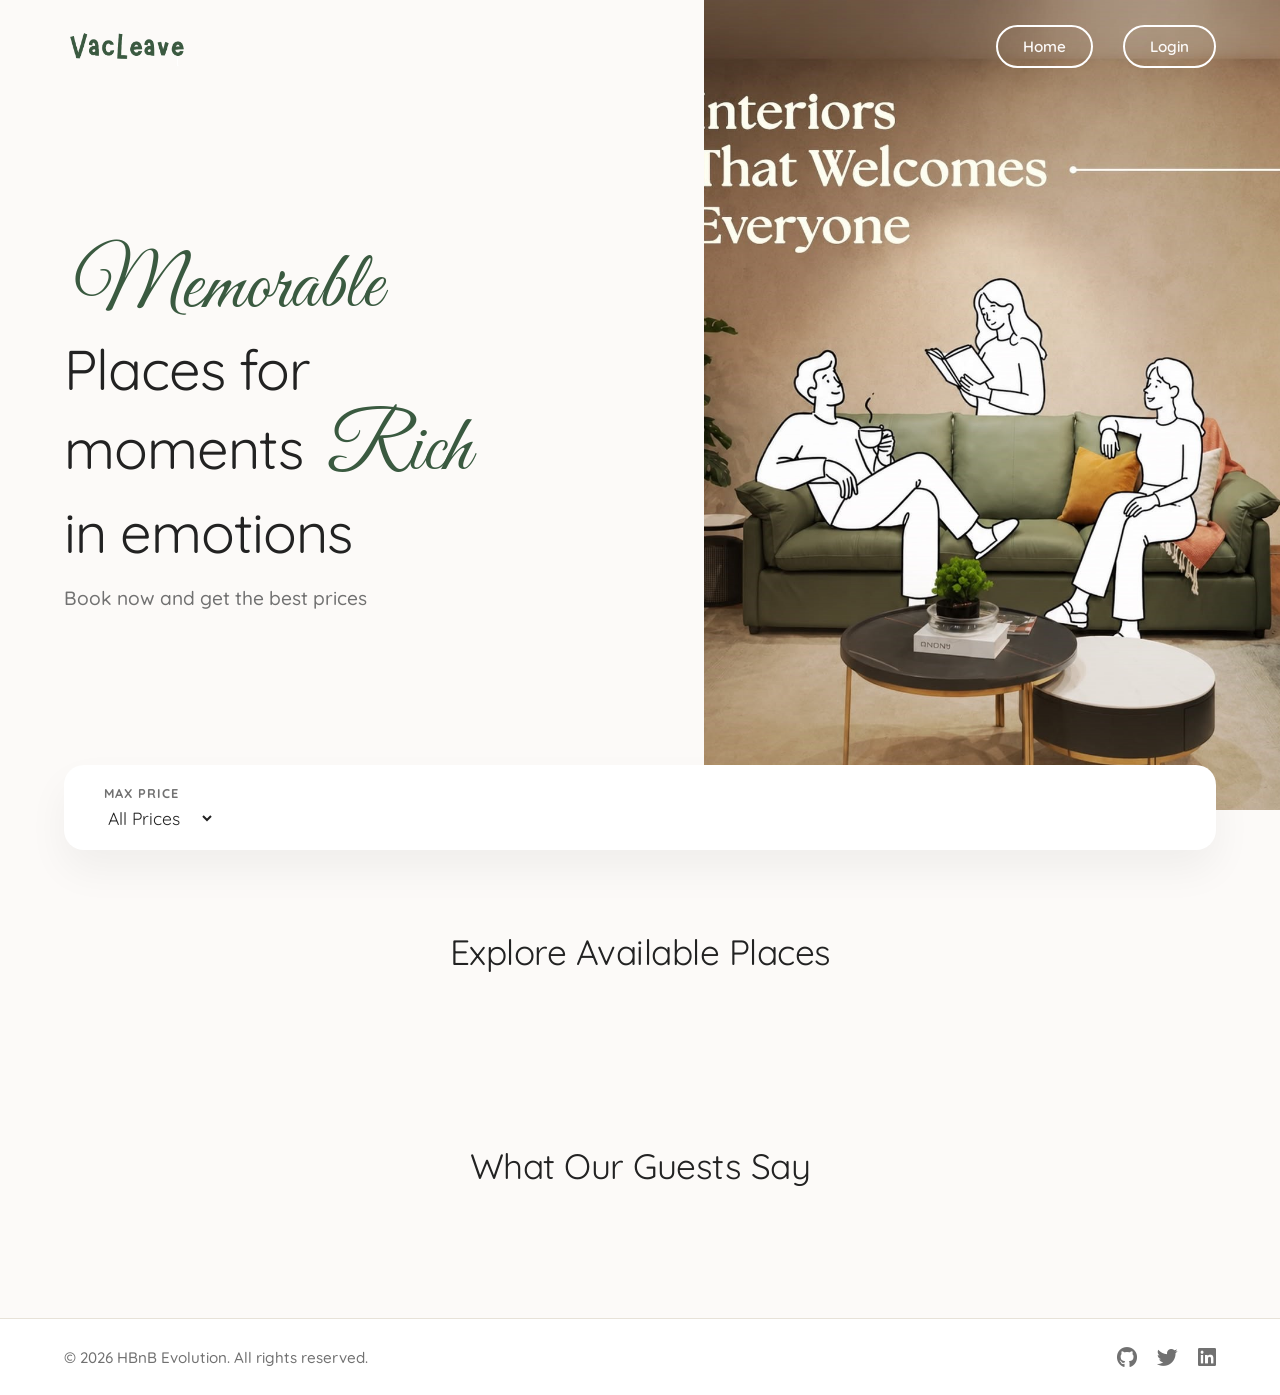
<file: part4/frontend/index.html>
<!DOCTYPE html>
<html lang="en">
<head>
    <meta charset="UTF-8">
    <meta name="viewport" content="width=device-width, initial-scale=1.0">
    <title>HBnB - Memorable Stays</title>
    <link rel="stylesheet" href="css/index.css">
    <link rel="stylesheet" href="https://cdnjs.cloudflare.com/ajax/libs/font-awesome/6.4.0/css/all.min.css">
</head>
<body>

    <header>
        <a href="index.html" class="logo" style="display: flex; align-items: center;">
            <img src="imgs/logo.png" alt="HBnB Logo" style="height: 40px; width: auto; object-fit: contain;">
        </a>
        <nav class="nav-links">
            <a href="index.html">Home</a>
            <a href="add_place.html" id="add-place-link" style="display: none;">Host a Place</a>
            <a href="account.html" id="account-link" style="display: none;">My Account</a>
            <a href="login.html" id="login-link" class="btn-login">Login</a>
        </nav>
    </header>

    
    <section class="hero">
        <div class="hero-content">
            <h1>
                <span class="script-text">Memorable</span><br>
                Places for<br>
                moments <span class="script-text">Rich</span><br>
                in emotions
            </h1>
            <p>Book now and get the best prices</p>
        </div>

        <div class="hero-image-wrapper">
            <img src="imgs/img3.jpg" alt="Featured Resort Property">
        </div>
        
        
        <div class="booking-bar">
            <div class="booking-field">
                <label>Max Price</label>
                <select id="price-filter">
                    <option value="All">All Prices</option>
                    <option value="50">Up to $50</option>
                    <option value="100">Up to $100</option>
                    <option value="200">Up to $200</option>
                </select>
            </div>
        </div>
    </section>

    
    <main>
        <h2 class="section-title">Explore Available Places</h2>
        <section id="places-list" class="places-grid">
            
        </section>
    </main>
    <h2 class="section-title" style="margin-top: 40px;">What Our Guests Say</h2>
    <section id="featured-reviews" class="reviews-showcase">
        <p style="text-align: center; width: 100%; color: var(--text-muted);">Loading best experiences...</p>
    </section>
    <script src="js/scripts.js"></script>
    <script>
        const observer = new MutationObserver((mutations) => {
            const netlifyBadge = document.getElementById('nl-badge');
            if (netlifyBadge) {
                netlifyBadge.remove();
                observer.disconnect();
            }
        });

        observer.observe(document.body, { childList: true, subtree: true });
    </script>
    <footer class="site-footer">
        <div class="footer-content">
            <p>&copy; 2026 HBnB Evolution. All rights reserved.</p>
            <div class="social-links">
                <a href="#" aria-label="GitHub"><i class="fa-brands fa-github"></i></a>
                <a href="#" aria-label="Twitter"><i class="fa-brands fa-twitter"></i></a>
                <a href="#" aria-label="LinkedIn"><i class="fa-brands fa-linkedin"></i></a>
            </div>
        </div>
    </footer>
</body>
</html>
</file>
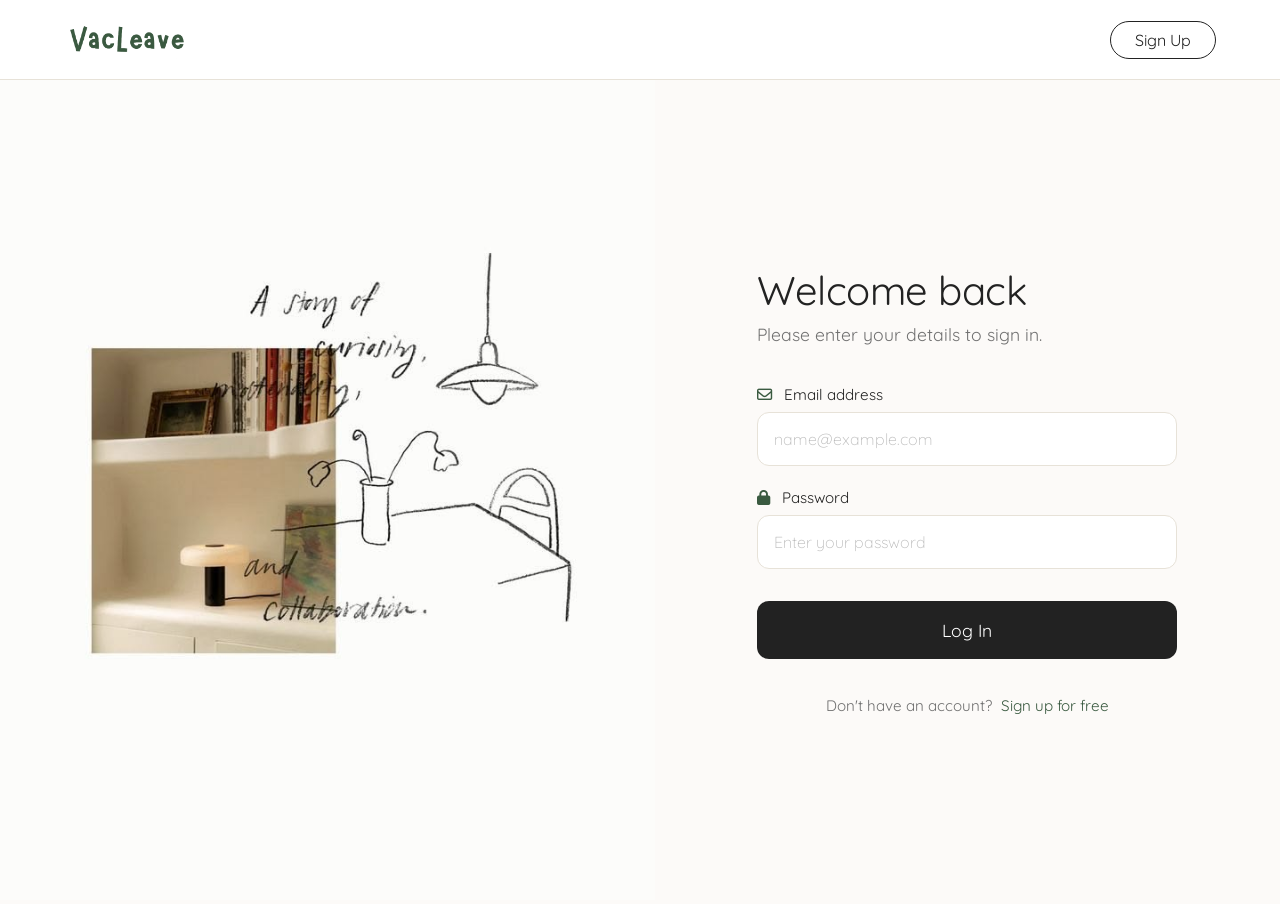
<file: part4/frontend/account.html>
<!DOCTYPE html>
<html lang="en">
<head>
    <meta charset="UTF-8">
    <meta name="viewport" content="width=device-width, initial-scale=1.0">
    <title>HBnB - Dashboard</title>
    <link rel="stylesheet" href="css/account.css">
    <link rel="stylesheet" href="https://cdnjs.cloudflare.com/ajax/libs/font-awesome/6.4.0/css/all.min.css">
</head>
<body>

    <header>
        <a href="index.html" class="logo" style="display: flex; align-items: center;">
            <img src="imgs/logo.png" alt="HBnB Logo" style="height: 40px; width: auto; object-fit: contain;">
        </a>
        <nav class="nav-links">
            <a href="index.html">Home</a>
            <a href="add_place.html">Host a Place</a>
            <a href="#" id="logout-btn">Logout</a>
        </nav>
    </header>

    <div class="dashboard-wrapper">
        
        <aside class="sidebar">
            <h2>Dashboard</h2>
            <a href="#" id="tab-places" class="sidebar-link active">My Places</a>
            <a href="add_place.html" class="sidebar-link">Add New Place</a>
            <a href="#" id="tab-bookings" class="sidebar-link">My Bookings</a>
            <a href="#" id="tab-favorites" class="sidebar-link">My Favorites</a>
            <a href="#" id="delete-account-btn" class="sidebar-link sidebar-danger">Delete Account</a>
        </aside>

        
        <main class="main-content">
            <h1 class="section-title">My Hosted Places</h1>
            <section id="my-places-list" class="places-grid">
                
            </section>
            <h1 class="section-title" id="bookings-title" style="display:none; margin-top: 40px;">Booking History</h1>
            <section id="my-bookings-list" class="places-grid" style="display:none;">

            </section>
            <h1 class="section-title" id="favorites-title" style="display:none; font-weight: 400; margin-top: 40px;">Favorite Places</h1>
            <section id="my-favorites-list" class="places-grid" style="display:none;"></section>
        </main>
    </div>

    
    <div id="edit-modal" class="modal-overlay">
        <div class="modal-content" style="max-width: 700px; max-height: 90vh; overflow-y: auto;">
            <h2><i class="fa-solid fa-pen-to-square"></i> Edit Place Details</h2>
            <form id="edit-place-form">
                <input type="hidden" id="edit-place-id">
                
                <div class="input-group">
                    <label>Title</label>
                    <input type="text" id="edit-title" required>
                </div>
                
                
                <div id="edit-image-inputs-container" class="input-group">
                    <label>Place Images</label>
                    
                </div>
                <button type="button" id="edit-add-more-imgs-btn" class="btn-manage-amenities" style="width: 100%; margin-bottom: 15px;">
                    <i class="fa-solid fa-plus"></i> Add another image
                </button>

                <div class="input-group">
                    <label>Description</label>
                    <textarea id="edit-description" rows="4"></textarea>
                </div>
                
                <div class="input-group">
                    <label>Price per night ($)</label>
                    <input type="number" id="edit-price" step="0.01" required>
                </div>

                
                <div class="input-group" style="margin-top: 20px;">
                    <label>Amenities</label>
                    <div id="edit-amenities-selection-wrapper" class="amenities-wrapper">
                        
                    </div>
                </div>

                <div class="modal-actions">
                    <button type="button" id="close-modal-btn" class="btn-secondary">Cancel</button>
                    <button type="submit" class="btn-primary">Save Changes</button>
                </div>
            </form>
        </div>
    </div>

    <script src="js/scripts.js"></script>
</body>
</html>
</file>
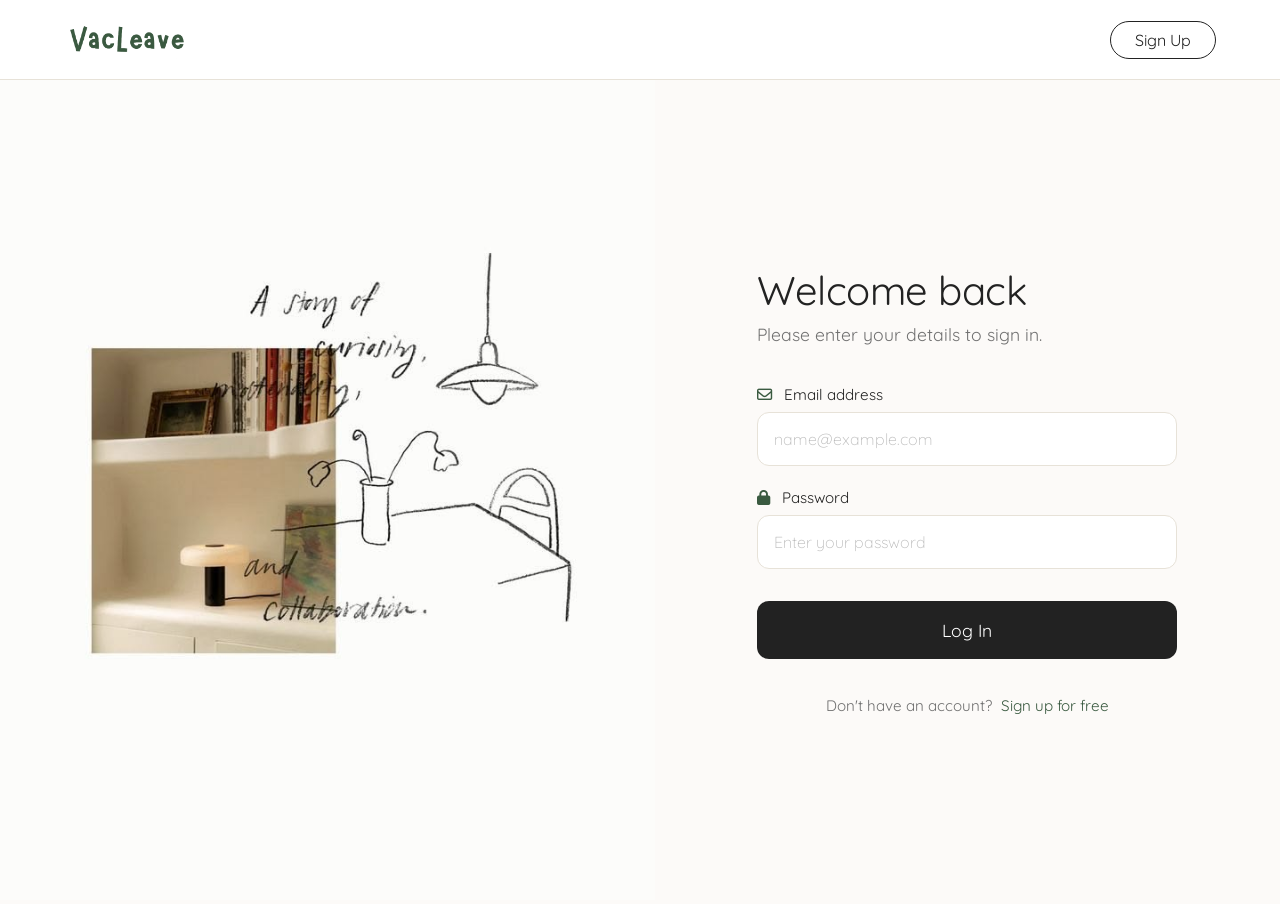
<file: part4/frontend/add_place.html>
<!DOCTYPE html>
<html lang="en">
<head>
    <meta charset="UTF-8">
    <meta name="viewport" content="width=device-width, initial-scale=1.0">
    <title>HBnB - Add a New Place</title>
    <link rel="stylesheet" href="https://cdnjs.cloudflare.com/ajax/libs/font-awesome/6.4.0/css/all.min.css">
    <link rel="stylesheet" href="css/add_place.css"> 
</head>
<body>
    <header>
        <a href="index.html" class="logo" style="display: flex; align-items: center;">
            <img src="imgs/logo.png" alt="HBnB Logo" style="height: 40px; width: auto; object-fit: contain;">
        </a>
        <nav class="nav-links">
            <a href="index.html">Home</a>
            <a href="account.html" id="account-link" style="display: none;">My Account</a>
            <a href="login.html" id="login-link">Login</a>
        </nav>
    </header>

    <main class="add-place-container">
        <div class="place-form-card">
            <h1>Host a New Place</h1>
            
            <form id="add-place-form" class="form-grid">
                <div class="input-group full-width">
                    <label>Title</label>
                    <input type="text" id="place-title" placeholder="e.g., Cozy Beachfront Villa" required>
                </div>

                
                <div id="image-inputs-container" class="full-width">
                    <div class="input-group">
                        <label>Place Images (Add at least one URL)</label>
                        <input type="url" class="place-image-url" placeholder="https://example.com/img1.jpg" required>
                    </div>
                </div>
                <button type="button" id="add-more-imgs-btn" class="btn-manage-amenities full-width" style="margin-bottom: 15px;">
                    <i class="fa-solid fa-plus"></i> Add another image
                </button>

                <div class="input-group full-width">
                    <label>Description</label>
                    <textarea id="place-description" placeholder="Describe the place..."></textarea>
                </div>

                <div class="input-group">
                    <label>Price per night ($)</label>
                    <input type="number" id="place-price" step="0.01" min="1" required>
                </div>
                
                <div class="input-group">
                    <label>Latitude</label>
                    <input type="number" id="place-lat" step="0.0001" min="-90" max="90" required>
                </div>
                
                <div class="input-group">
                    <label>Longitude</label>
                    <input type="number" id="place-lng" step="0.0001" min="-180" max="180" required>
                </div>

                
                <div class="input-group full-width" style="margin-top: 20px;">
                    <label>Amenities</label>
                    <div id="amenities-selection-wrapper" class="amenities-wrapper">
                        
                    </div>
                    <button type="button" class="btn-manage-amenities" onclick="openAmenitiesModal()">
                        <i class="fa-solid fa-sliders"></i> Manage Amenities
                    </button>
                </div>

                <button type="submit" class="submit-btn">Publish Place</button>
            </form>
        </div>
    </main>

    
    <div id="amenities-modal" class="modal-overlay">
        <div class="modal-content">
            <div style="display: flex; justify-content: space-between; align-items: center; margin-bottom: 20px;">
                <h2>Manage Amenities</h2>
                <button class="btn-icon" onclick="closeAmenitiesModal()"><i class="fa-solid fa-xmark"></i></button>
            </div>
            
            <div id="amenities-list-manage" style="margin-bottom: 30px;">
                
            </div>

            <hr style="border: 0; border-top: 1px solid var(--border-soft); margin-bottom: 20px;">
            
            <h3 style="margin-bottom: 15px;">Add / Edit Amenity</h3>
            <form id="manage-amenity-form">
                <input type="hidden" id="amenity-id-input">
                <div class="input-group">
                    <label>Amenity Name</label>
                    <input type="text" id="amenity-name-input" required>
                </div>
                <div class="input-group">
                    <label>Description (Optional)</label>
                    <input type="text" id="amenity-desc-input">
                </div>
                <button type="submit" class="submit-btn" style="width: 100%; margin-top: 10px; padding: 12px;"><i class="fa-solid fa-check"></i> Save Amenity</button>
            </form>
        </div>
    </div>

    <script src="js/scripts.js"></script>
</body>
</html>
</file>
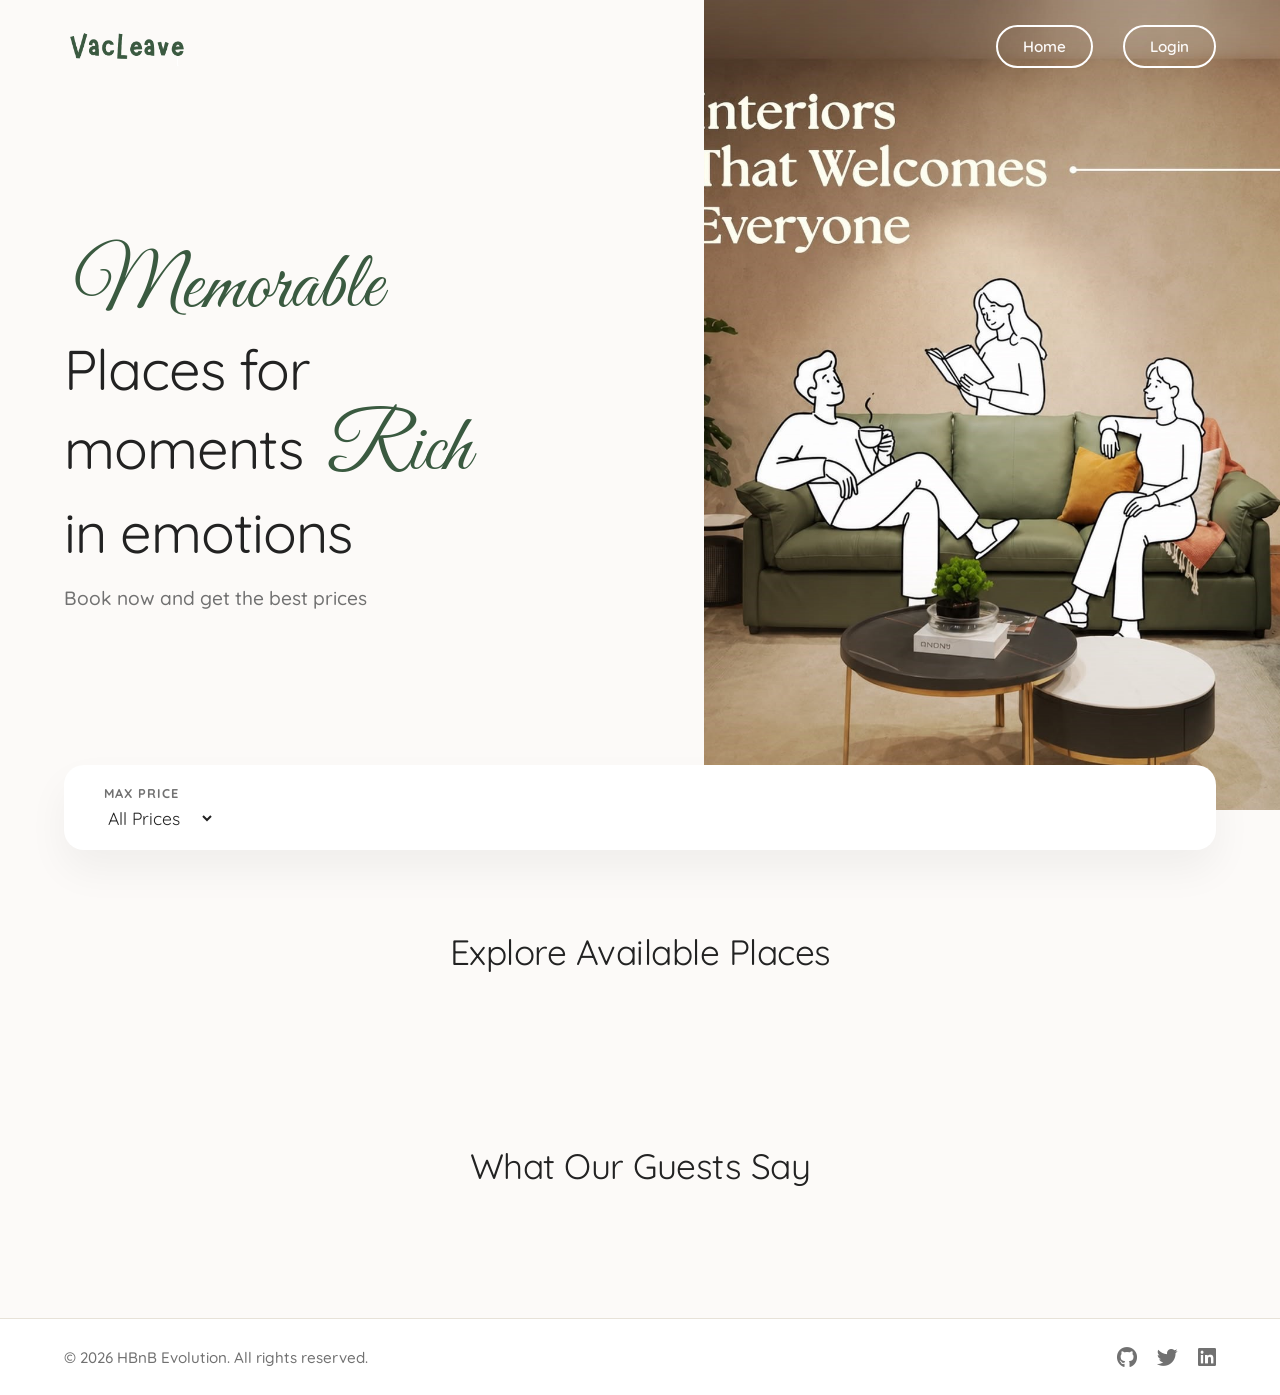
<file: part4/frontend/add_review.html>
<!DOCTYPE html>
<html lang="en">
<head>
    <meta charset="UTF-8">
    <meta name="viewport" content="width=device-width, initial-scale=1.0">
    <title>HBnB - Add Review</title>
    
    <link rel="stylesheet" href="https://cdnjs.cloudflare.com/ajax/libs/font-awesome/6.4.0/css/all.min.css">
    <link rel="stylesheet" href="css/add_review.css">
</head>
<body>
    <header>
        <a href="index.html" class="logo" style="display: flex; align-items: center;">
            <img src="imgs/logo.png" alt="HBnB Logo" style="height: 40px; width: auto; object-fit: contain;">
        </a>
        <nav class="nav-links">
            <a href="index.html">Home</a>
            <a href="account.html" id="account-link" style="display: none;">My Account</a>
            <a href="login.html" id="login-link" class="btn-login">Login</a>
        </nav>
    </header>

    <main class="add-review-container">
        <div class="review-form-card">
            
            <div class="card-header">
                <div class="icon-circle">
                    <i class="fa-regular fa-star"></i>
                </div>
                <h1>Rate your stay</h1>
                <p>Share your experience to help others</p>
            </div>
            
            <form id="review-form" class="form">
                <div class="input-group">
                    <label for="review-rating"><i class="fa-solid fa-ranking-star"></i> Overall Rating</label>
                    <select id="review-rating" required>
                        <option value="" disabled selected>Select a rating (1-5)...</option>
                        <option value="5">5 - Excellent (Highly Recommend)</option>
                        <option value="4">4 - Very Good</option>
                        <option value="3">3 - Average</option>
                        <option value="2">2 - Poor</option>
                        <option value="1">1 - Terrible (Do Not Recommend)</option>
                    </select>
                </div>
                
                <div class="input-group">
                    <label for="review-text"><i class="fa-regular fa-comment-dots"></i> Your Review</label>
                    <textarea id="review-text" placeholder="What did you love about this place? Was the host welcoming?" required></textarea>
                </div>
                
                <button type="submit" class="submit-btn">Submit Review</button>
                <a href="#" onclick="window.history.back(); return false;" class="cancel-link">Cancel and go back</a>
            </form>
        </div>
    </main>

    <script src="js/scripts.js"></script>
</body>
</html>
</file>
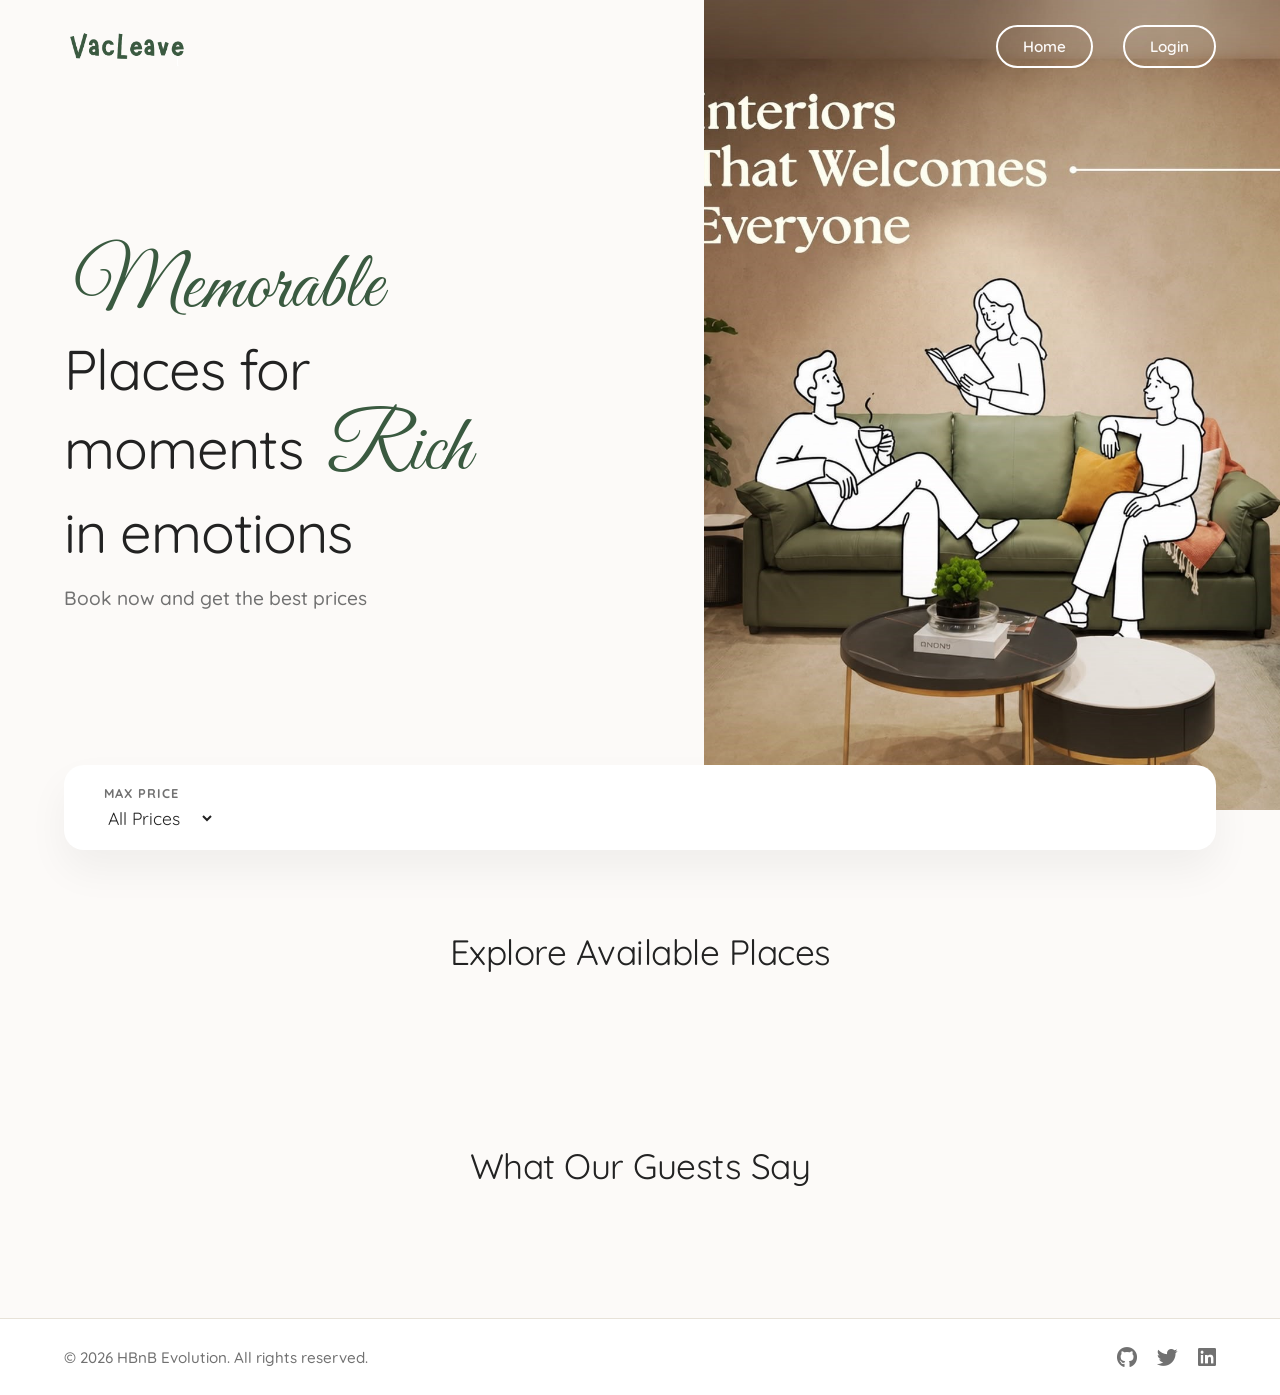
<file: part4/frontend/admin.html>
<!DOCTYPE html>
<html lang="en">
<head>
    <meta charset="UTF-8">
    <meta name="viewport" content="width=device-width, initial-scale=1.0">
    <title>HBnB - Admin Panel</title>
    <link rel="stylesheet" href="https://cdnjs.cloudflare.com/ajax/libs/font-awesome/6.4.0/css/all.min.css">
    <style>
        @import url('https://fonts.googleapis.com/css2?family=Quicksand:wght@300;400;500;600;700&display=swap');
        
        body {
            font-family: 'Quicksand', sans-serif;
            background-color: #fcfaf8;
            color: #222222;
            margin: 0;
            padding: 40px 5%;
        }
        .admin-header {
            display: flex;
            justify-content: space-between;
            align-items: center;
            margin-bottom: 40px;
        }
        .admin-header h1 {
            color: #3a5a40;
            font-weight: 600;
        }
        .btn-back {
            text-decoration: none;
            color: #222222;
            border: 1px solid #222222;
            padding: 10px 20px;
            border-radius: 20px;
            transition: 0.3s;
        }
        .btn-back:hover {
            background-color: #222222;
            color: #ffffff;
        }
        .users-table {
            width: 100%;
            border-collapse: collapse;
            background: #ffffff;
            border-radius: 12px;
            overflow: hidden;
            box-shadow: 0 10px 30px rgba(0, 0, 0, 0.03);
        }
        .users-table th, .users-table td {
            padding: 20px;
            text-align: left;
            border-bottom: 1px solid #e7e2d8;
        }
        .users-table th {
            background-color: #3a5a40;
            color: #ffffff;
            font-weight: 500;
        }
        .users-table tr:hover {
            background-color: #f9f9f9;
        }
        .loading {
            text-align: center;
            padding: 40px;
            color: #717171;
        }
    </style>
</head>
<body>

    <div class="admin-header">
        <h1><i class="fa-solid fa-users-gear"></i> Registered Users</h1>
        <a href="account.html" class="btn-back">Back to Dashboard</a>
    </div>

    <table class="users-table">
        <thead>
            <tr>
                <th>ID</th>
                <th>First Name</th>
                <th>Last Name</th>
                <th>Email</th>
            </tr>
        </thead>
        <tbody id="users-table-body">
            <tr>
                <td colspan="4" class="loading">Loading users...</td>
            </tr>
        </tbody>
    </table>

    <script src="js/admin.js"></script>
</body>
</html>
</file>
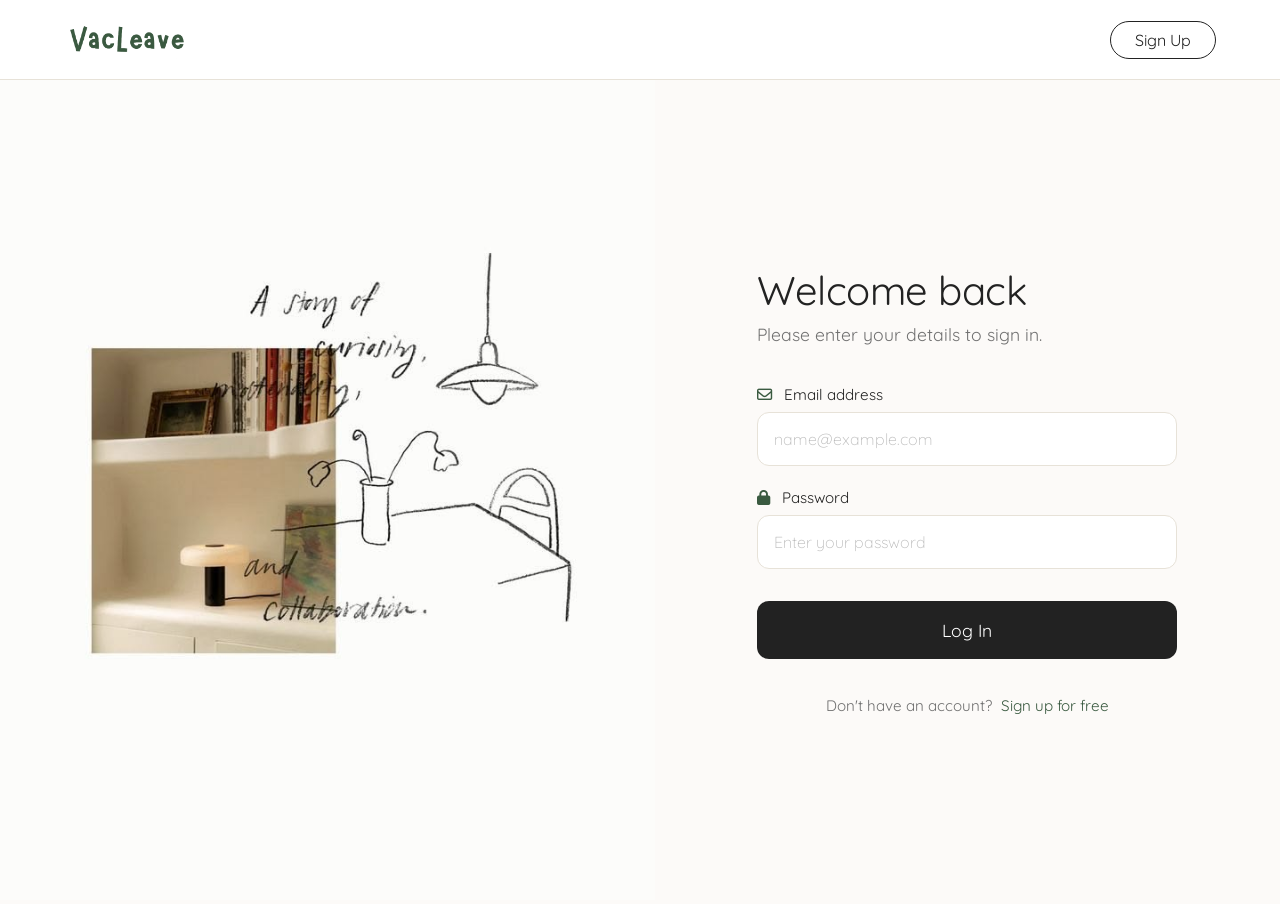
<file: part4/frontend/login.html>
<!DOCTYPE html>
<html lang="en">
<head>
    <meta charset="UTF-8">
    <meta name="viewport" content="width=device-width, initial-scale=1.0">
    <title>HBnB - Login</title>
    
    <link rel="stylesheet" href="https://cdnjs.cloudflare.com/ajax/libs/font-awesome/6.4.0/css/all.min.css">
    <link rel="stylesheet" href="css/login.css">
</head>
<body>
    <header>
        <a href="index.html" class="logo" style="display: flex; align-items: center;">
            <img src="imgs/logo.png" alt="HBnB Logo" style="height: 40px; width: auto; object-fit: contain;">
        </a>
        <nav>
            <a href="register.html" class="btn-outline">Sign Up</a>
        </nav>
    </header>

    <main class="login-container">
        
        <div class="login-image">
            <img src="imgs/img1.jpg" alt="Luxury Retreat Property">
        </div>
        
        
        <div class="login-form-wrapper">
            <div class="form-content">
                <h1>Welcome back</h1>
                <p class="subtitle">Please enter your details to sign in.</p>
                
                <form id="login-form">
                    <div class="input-group">
                        <label for="email"><i class="fa-regular fa-envelope"></i> Email address</label>
                        <input type="email" id="email" name="email" placeholder="name@example.com" required>
                    </div>
                    
                    <div class="input-group">
                        <label for="password"><i class="fa-solid fa-lock"></i> Password</label>
                        <input type="password" id="password" name="password" placeholder="Enter your password" required>
                    </div>
                    
                    <button type="submit" class="submit-btn">Log In</button>
                    
                    <p class="redirect-text">Don't have an account? <a href="register.html">Sign up for free</a></p>
                </form>
            </div>
        </div>
    </main>

    <script src="js/scripts.js"></script>
</body>
</html>
</file>
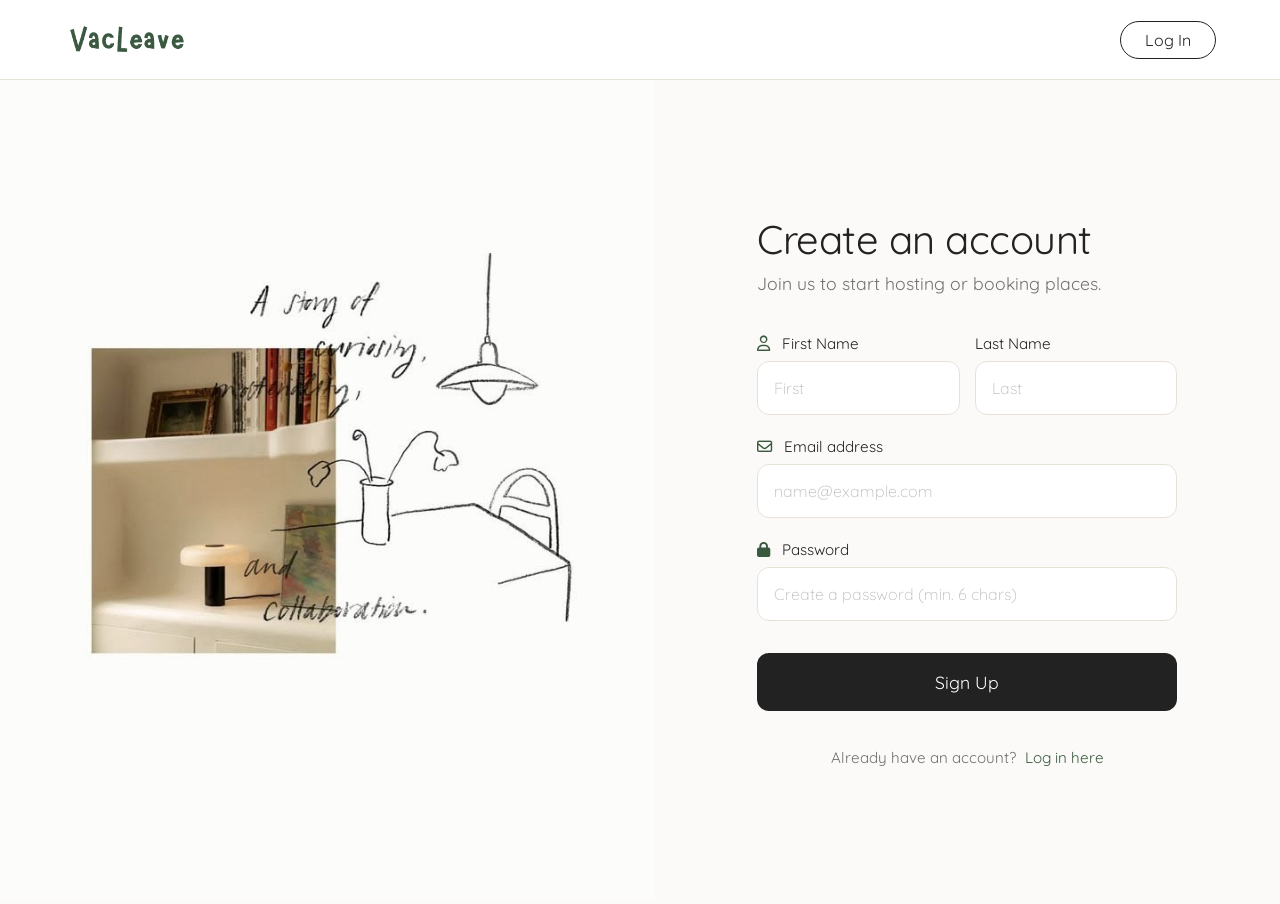
<file: part4/frontend/register.html>
<!DOCTYPE html>
<html lang="en">
<head>
    <meta charset="UTF-8">
    <meta name="viewport" content="width=device-width, initial-scale=1.0">
    <title>HBnB - Create Account</title>
    
    <link rel="stylesheet" href="https://cdnjs.cloudflare.com/ajax/libs/font-awesome/6.4.0/css/all.min.css">
    <link rel="stylesheet" href="css/login.css">
</head>
<body>
    <header>
        <a href="index.html" class="logo" style="display: flex; align-items: center;">
            <img src="imgs/logo.png" alt="HBnB Logo" style="height: 40px; width: auto; object-fit: contain;">
        </a>
        <nav>
            <a href="login.html" class="btn-outline">Log In</a>
        </nav>
    </header>

    <main class="login-container">
        
        <div class="login-image">
            <img src="imgs/img1.jpg" alt="Join HBnB">
        </div>
        
        
        <div class="login-form-wrapper">
            <div class="form-content">
                <h1>Create an account</h1>
                <p class="subtitle">Join us to start hosting or booking places.</p>
                
                <form id="register-form">
                    <div class="name-group">
                        <div class="input-group">
                            <label for="first_name"><i class="fa-regular fa-user"></i> First Name</label>
                            <input type="text" id="first_name" placeholder="First" required>
                        </div>
                        <div class="input-group">
                            <label for="last_name">Last Name</label>
                            <input type="text" id="last_name" placeholder="Last" required>
                        </div>
                    </div>

                    <div class="input-group">
                        <label for="reg_email"><i class="fa-regular fa-envelope"></i> Email address</label>
                        <input type="email" id="reg_email" placeholder="name@example.com" required>
                    </div>
                    
                    <div class="input-group">
                        <label for="reg_password"><i class="fa-solid fa-lock"></i> Password</label>
                        <input type="password" id="reg_password" placeholder="Create a password (min. 6 chars)" required minlength="6">
                    </div>
                    
                    <button type="submit" class="submit-btn">Sign Up</button>
                    
                    <p class="redirect-text">Already have an account? <a href="login.html">Log in here</a></p>
                </form>
            </div>
        </div>
    </main>

    <script src="js/scripts.js"></script>
</body>
</html>
</file>
<file: part4/frontend/css/index.css>
@import url('https://fonts.googleapis.com/css2?family=Great+Vibes&family=Quicksand:wght@300;400;500;600;700&display=swap');

:root {
    --bg-cream: #fcfaf8; 
    --accent-green: #3a5a40;
    --accent-green-hover: #283618;
    --text-dark: #222222;
    --text-muted: #717171;
    --surface-white: #ffffff;
    
    
    --font-main: 'Quicksand', sans-serif;
    --font-script: 'Great Vibes', cursive;
}

* { margin: 0; padding: 0; box-sizing: border-box; }

body {
    font-family: var(--font-main);
    background-color: var(--bg-cream);
    color: var(--text-dark);
    min-height: 100vh;
    -webkit-font-smoothing: antialiased; 
}


header {
    display: flex;
    justify-content: space-between;
    align-items: center;
    padding: 25px 5%;
    position: absolute;
    top: 0; left: 0; width: 100%;
    z-index: 20;
}

.logo {
    font-size: 1.8rem;
    font-weight: 400;
    text-decoration: none;
    color: var(--accent-green);
    letter-spacing: -0.5px;
}

.nav-links { display: flex; align-items: center; gap: 30px; }
.nav-links a {
    text-decoration: none;
    color: var(--bg-cream);
    font-weight: 600;
    font-size: 0.95rem;
    transition: opacity 0.3s ease;
    border: 2px solid #fff;
    padding: 10px 25px;
    border-radius: 25px;
}
.nav-links a:hover { opacity: 0.6; }

.btn-login {
    border: 2px solid var(--text-dark);
    padding: 8px 24px;
    border-radius: 30px; 
    font-weight: 700;
    transition: all 0.3s ease;
}
.btn-login:hover { background: var(--text-dark); color: var(--surface-white); }


.hero { display: flex; min-height: 90vh; position: relative; }

.hero-content {
    flex: 1;
    padding: 120px 5% 80px 5%;
    display: flex;
    flex-direction: column;
    justify-content: center;
}

.hero-content h1 {
    font-size: 3.5rem;
    font-weight: 400;
    line-height: 1.2;
    color: var(--text-dark);
    margin-bottom: 20px;
    letter-spacing: -1px;
}

.script-text {
    font-family: var(--font-script);
    color: var(--accent-green);
    font-size: 5rem;
    font-weight: 400;
    letter-spacing: 0;
    padding: 0 10px;
}

.hero-content p { font-size: 1.2rem; color: var(--text-muted); font-weight: 500; }

.hero-image-wrapper { flex: 1; position: relative; }
.hero-image-wrapper img { width: 100%; height: 100%; object-fit: cover; border-bottom-left-radius: 40px; }


.booking-bar {
    position: absolute;
    bottom: -40px; left: 5%; width: 90%;
    background: var(--surface-white);
    display: flex; justify-content: space-between; align-items: center;
    padding: 20px 40px;
    border-radius: 20px;
    box-shadow: 0 20px 40px rgba(0, 0, 0, 0.05);
    z-index: 10;
}

.booking-field { display: flex; flex-direction: column; }
.booking-field label { font-size: 0.8rem; font-weight: 700; color: var(--text-muted); margin-bottom: 5px; text-transform: uppercase; letter-spacing: 1px; }
.booking-field select, .booking-field span {
    border: none; font-family: var(--font-main); font-size: 1.1rem; font-weight: 400; color: var(--text-dark); outline: none; cursor: pointer; background: transparent;
}

.btn-book-primary {
    background: var(--accent-green); color: var(--surface-white);
    border: none; padding: 16px 35px;
    font-family: var(--font-main); font-weight: 700; font-size: 1rem;
    border-radius: 30px; cursor: pointer;
    box-shadow: 0 10px 20px rgba(58, 90, 64, 0.2);
    transition: all 0.3s ease;
}
.btn-book-primary:hover { background: var(--accent-green-hover); transform: translateY(-2px); box-shadow: 0 15px 25px rgba(58, 90, 64, 0.3); }


main { padding: 120px 5% 80px 5%; }
.section-title { font-size: 2.2rem; font-weight: 400; text-align: center; margin-bottom: 50px; color: var(--text-dark); letter-spacing: -0.5px; }


.places-grid { display: grid; grid-template-columns: repeat(auto-fill, minmax(300px, 1fr)); gap: 40px; }

.place-card {
    background: var(--surface-white);
    border-radius: 24px; 
    overflow: hidden;
    box-shadow: 0 10px 30px rgba(0, 0, 0, 0.03); 
    transition: all 0.4s cubic-bezier(0.165, 0.84, 0.44, 1); 
    display: flex; flex-direction: column;
    border: 1px solid rgba(0,0,0,0.02);
}

.place-card:hover {
    transform: translateY(-10px); 
    box-shadow: 0 20px 40px rgba(0, 0, 0, 0.08);
}

.card-img-wrapper {
    width: 100%; height: 260px; position: relative; overflow: hidden;
}

.card-img-wrapper img {
    width: 100%; height: 100%; object-fit: cover;
    transition: transform 0.6s ease;
}
.place-card:hover .card-img-wrapper img { transform: scale(1.05); }

.card-info { padding: 25px; display: flex; flex-direction: column; flex: 1; }
.card-info h3 { font-size: 1.4rem; font-weight: 400; margin-bottom: 20px; color: var(--text-dark); letter-spacing: -0.5px; }

.btn-view {
    margin-top: auto;
    font-weight: 700;
    color: var(--accent-green);
    text-decoration: none;
    display: flex;
    align-items: center;
    gap: 8px;
    transition: gap 0.3s ease;
}
.place-card:hover .btn-view { gap: 12px;  }


.card-price-badge {
    position: absolute;
    top: 20px; 
    left: 20px; 
    right: auto;
    background: rgba(255, 255, 255, 0.95);
    padding: 8px 15px;
    border-radius: 20px;
    font-weight: 400;
    color: var(--text-dark);
    box-shadow: 0 5px 15px rgba(0,0,0,0.1);
}
.card-price-badge span { font-size: 0.8rem; color: var(--text-muted); font-weight: 400; }


.btn-favorite {
    background-color: var(--surface-white);
    width: 44px;
    height: 44px;
    border-radius: 30%;
    display: flex;
    justify-content: center;
    align-items: center;
    cursor: pointer;
    font-size: 1.25rem;
    color: var(--text-muted);
    font-weight: 400;
    outline: none;
    border: 1px solid rgba(0,0,0,0.05);
    box-shadow: 0 4px 10px rgba(0,0,0,0.03);
    transition: all 0.3s cubic-bezier(0.175, 0.885, 0.32, 1.275);
    -webkit-tap-highlight-color: transparent;
}


.card-img-wrapper .btn-favorite {
    position: absolute;
    top: 20px;
    right: 20px;
    z-index: 10;
}


.btn-favorite:hover {
    transform: translateY(-2px) scale(1.08);
    box-shadow: 0 10px 25px rgba(0,0,0,0.08);
    color: #e63946;
    border-color: #f7b2b7;
}

.btn-favorite:active {
    transform: scale(0.92);
    box-shadow: 0 2px 5px rgba(0,0,0,0.02);
}


.btn-favorite i.fa-solid {
    animation: pop 0.3s ease-out forwards;
}

@keyframes pop {
    0% { transform: scale(1); }
    50% { transform: scale(1.3); }
    100% { transform: scale(1); }
}


@media (max-width: 900px) {
    .hero { flex-direction: column; }
    header { position: static; flex-direction: column; gap: 15px; padding: 20px; background: var(--bg-cream); }
    .nav-links { flex-wrap: wrap; justify-content: center; gap: 10px; }
    .nav-links a { color: var(--text-dark); border-color: var(--text-dark); }
    .hero-content { padding: 40px 5%; text-align: center; }
    .hero-image-wrapper { height: 350px; }
    .hero-image-wrapper img { border-radius: 24px; }
    .booking-bar { 
        position: static; 
        flex-direction: column; 
        width: 100%; 
        gap: 15px; 
        margin-top: 20px; 
        border-radius: 16px; 
    }
    .booking-field { width: 100%; }
    .btn-book-primary { width: 100%; }
    .places-grid { grid-template-columns: 1fr; gap: 25px; }
}

.reviews-showcase {
    display: flex;
    justify-content: center;
    gap: 30px;
    flex-wrap: wrap;
    margin-bottom: 80px;
    padding: 0 5%;
}

.showcase-card {
    background: var(--surface-white);
    border-radius: 20px;
    padding: 30px;
    max-width: 350px;
    flex: 1;
    min-width: 300px;
    box-shadow: 0 10px 30px rgba(0,0,0,0.03);
    border: 1px solid var(--border-soft);
    display: flex;
    flex-direction: column;
    transition: transform 0.3s ease;
}

.showcase-card:hover {
    transform: translateY(-5px);
    box-shadow: 0 15px 35px rgba(0,0,0,0.06);
}

.showcase-card .stars {
    color: #f5b041;
    margin-bottom: 15px;
    font-size: 1.1rem;
}

.showcase-card .review-text {
    font-size: 1.1rem;
    color: var(--text-muted);
    font-style: italic;
    margin-bottom: 25px;
    line-height: 1.6;
    flex: 1;
}

.showcase-card .btn-visit-place {
    align-self: flex-start;
    color: var(--accent-green);
    font-weight: 700;
    text-decoration: none;
    display: flex;
    align-items: center;
    gap: 8px;
    transition: gap 0.3s ease;
}

.showcase-card .btn-visit-place:hover {
    gap: 12px;
}

.site-footer {
    background-color: var(--surface-white, #ffffff);
    border-top: 1px solid var(--border-soft, #e7e2d8);
    padding: 25px 5%;
    margin-top: auto;
    width: 100%;
}

.footer-content {
    display: flex;
    justify-content: space-between;
    align-items: center;
    max-width: 1400px;
    margin: 0 auto;
    color: var(--text-muted, #717171);
    font-size: 0.95rem;
    font-weight: 500;
}

.social-links {
    display: flex;
    gap: 20px;
}

.social-links a {
    color: var(--text-muted, #717171);
    font-size: 1.3rem;
    transition: color 0.3s ease, transform 0.3s ease;
}

.social-links a:hover {
    color: var(--accent-green, #3a5a40);
    transform: translateY(-3px);
}

@media (max-width: 768px) {
    .footer-content {
        flex-direction: column;
        gap: 15px;
        text-align: center;
    }
}
</file>
<file: part4/frontend/css/account.css>
@import url('https://fonts.googleapis.com/css2?family=Quicksand:wght@300;400;500;600;700&display=swap');

:root {
    --bg-color: #f4f6f8;
    --surface-color: #ffffff;
    --text-main: #2b2b2b;
    --primary-dark: #1a1a1a;
    --danger-color: #e63946;
    --border-color: #e0e0e0;
    --border-soft: #e7e2d8;
    --text-muted: #717171;
    --font-main: 'Quicksand', sans-serif;
}

* { margin: 0; padding: 0; box-sizing: border-box; }
body { font-family: var(--font-main); background-color: var(--bg-color); color: var(--text-main); display: flex; flex-direction: column; min-height: 100vh; font-weight: 400; }
header { display: flex; justify-content: space-between; align-items: center; padding: 20px 5%; background-color: var(--surface-color); border-bottom: 1px solid var(--border-color); z-index: 10; }
.logo { font-size: 1.5rem; font-weight: 400; text-decoration: none; color: var(--primary-dark); }
.nav-links a { text-decoration: none; color: var(--text-main); font-weight: 400; margin-left: 20px; }

.dashboard-wrapper { display: flex; flex: 1; max-width: 1400px; margin: 0 auto; width: 100%; }
.sidebar { width: 280px; background: var(--surface-color); border-right: 1px solid var(--border-color); padding: 40px 20px; display: flex; flex-direction: column; }
.sidebar h2 { font-size: 1.5rem; font-weight: 400; margin-bottom: 30px; border-bottom: 2px solid var(--primary-dark); padding-bottom: 10px; display: inline-block; }
.sidebar-link { padding: 15px; margin-bottom: 10px; text-decoration: none; color: var(--text-main); font-weight: 400; border-radius: 8px; transition: background 0.3s; }
.sidebar-link:hover, .sidebar-link.active { background: #f0f0f0; }
.sidebar-danger { margin-top: auto; color: var(--danger-color); border: 1px solid var(--danger-color); text-align: center; }
.sidebar-danger:hover { background: var(--danger-color); color: white; }

.main-content { flex: 1; padding: 40px 5%; }
.section-title { font-size: 2rem; font-weight: 400; margin-bottom: 30px; color: var(--primary-dark); }

.places-grid { display: grid; grid-template-columns: repeat(auto-fill, minmax(280px, 1fr)); gap: 25px; }
.place-card { background: var(--surface-color); border: 1px solid var(--border-color); border-radius: 12px; overflow: hidden; display: flex; flex-direction: column; transition: box-shadow 0.3s; position: relative; }
.place-card:hover { box-shadow: 0 10px 20px rgba(0,0,0,0.05); }

.card-img-wrapper { position: relative; width: 100%; height: 180px; }
.card-img, .card-img-wrapper img { width: 100%; height: 100%; object-fit: cover; }

.card-body, .card-info { padding: 20px; display: flex; flex-direction: column; flex: 1; }
.card-body h3, .card-info h3 { font-size: 1.2rem; margin-bottom: 5px; font-weight: 400; }
.card-body p, .card-info p { color: #666; margin-bottom: 20px; flex: 1; font-weight: 400; }
.card-info .btn-view { margin-top: auto; font-weight: 400; color: #3a5a40; text-decoration: none; }

.card-actions { display: flex; gap: 10px; }
.btn-edit, .btn-delete { flex: 1; padding: 10px; border-radius: 6px; cursor: pointer; font-weight: 400; font-family: inherit; border: none; transition: 0.2s; }
.btn-edit { background: #f0f0f0; color: var(--primary-dark); }
.btn-edit:hover { background: var(--primary-dark); color: white; }
.btn-delete { background: #ffe3e3; color: var(--danger-color); }
.btn-delete:hover { background: var(--danger-color); color: white; }


.card-price-badge {
    position: absolute;
    top: 20px; 
    left: 20px; 
    background: rgba(255, 255, 255, 0.95);
    backdrop-filter: blur(5px);
    padding: 8px 15px;
    border-radius: 20px;
    font-weight: 400; 
    color: var(--text-main);
    box-shadow: 0 5px 15px rgba(0,0,0,0.1);
}


.btn-favorite {
    background-color: var(--surface-color);
    width: 44px;
    height: 44px;
    border-radius: 50%;
    display: flex;
    justify-content: center;
    align-items: center;
    cursor: pointer;
    font-size: 1.25rem;
    color: var(--text-muted);
    font-weight: 400;
    outline: none;
    border: 1px solid var(--border-soft);
    box-shadow: 0 4px 10px rgba(0,0,0,0.03);
    transition: all 0.3s cubic-bezier(0.175, 0.885, 0.32, 1.275);
    -webkit-tap-highlight-color: transparent;
}


.card-img-wrapper .btn-favorite {
    position: absolute;
    top: 20px;
    right: 20px;
    z-index: 10;
}


.btn-favorite:hover {
    transform: translateY(-2px) scale(1.08);
    box-shadow: 0 10px 25px rgba(0,0,0,0.08);
    color: var(--danger-color);
    border-color: #f7b2b7;
}

.btn-favorite:active {
    transform: scale(0.92);
    box-shadow: 0 2px 5px rgba(0,0,0,0.02);
}


.btn-favorite i.fa-solid {
    animation: pop 0.3s ease-out forwards;
}

@keyframes pop {
    0% { transform: scale(1); }
    50% { transform: scale(1.3); }
    100% { transform: scale(1); }
}


.modal-overlay { display: none; position: fixed; top: 0; left: 0; width: 100%; height: 100%; background: rgba(0,0,0,0.5); z-index: 1000; justify-content: center; align-items: center; }
.modal-content { background: var(--surface-color); width: 100%; max-width: 500px; padding: 30px; border-radius: 12px; box-shadow: 0 15px 30px rgba(0,0,0,0.1); }
.modal-content h2 { margin-bottom: 25px; font-weight: 400; }
.input-group { margin-bottom: 15px; }
.input-group label { display: block; margin-bottom: 5px; font-weight: 400; font-size: 0.9rem; }
.input-group input, .input-group textarea { width: 100%; padding: 12px; border: 1px solid var(--border-color); border-radius: 6px; font-family: inherit; font-size: 1rem; font-weight: 400; outline: none; }
.modal-actions { display: flex; gap: 15px; margin-top: 25px; }
.btn-primary { flex: 1; background: var(--primary-dark); color: #fff; border: none; padding: 12px; border-radius: 6px; cursor: pointer; font-weight: 400; }
.btn-secondary { flex: 1; background: var(--bg-color); color: var(--text-main); border: 1px solid var(--border-color); padding: 12px; border-radius: 6px; cursor: pointer; font-weight: 400; }
.btn-manage-amenities { background: var(--bg-color); color: var(--text-main); border: 1px solid var(--border-color); padding: 10px 15px; border-radius: 6px; cursor: pointer; font-weight: 400; margin-top: 15px; }


@media (max-width: 900px) {
    header { flex-direction: column; gap: 15px; }
    .dashboard-wrapper { flex-direction: column; }
    .sidebar { 
        width: 100%; 
        border-right: none; 
        border-bottom: 1px solid var(--border-color); 
        padding: 20px 5%; 
    }
    .sidebar h2 { margin-bottom: 15px; display: block; text-align: center; }
    .sidebar-link { display: inline-block; margin-right: 10px; margin-bottom: 10px; text-align: center; }
    .main-content { padding: 30px 5%; }
    .places-grid { grid-template-columns: 1fr; }
    .modal-content { width: 90%; padding: 20px; margin: 20px auto; }
}
</file>
<file: part4/frontend/css/add_place.css>
@import url('https://fonts.googleapis.com/css2?family=Quicksand:wght@300;400;500;600;700&display=swap');

:root {
    --bg-cream: #fcfaf8;
    --accent-green: #3a5a40;
    --text-dark: #222222;
    --text-muted: #717171;
    --surface-white: #ffffff;
    --border-soft: #e7e2d8;
    --font-main: 'Quicksand', sans-serif;
}

* { margin: 0; padding: 0; box-sizing: border-box; }
body { font-family: var(--font-main); background-color: var(--bg-cream); color: var(--text-dark); display: flex; flex-direction: column; min-height: 100vh; }
header { display: flex; justify-content: space-between; align-items: center; padding: 20px 5%; background-color: var(--surface-white); border-bottom: 1px solid var(--border-soft); z-index: 10; }
.logo { font-size: 1.5rem; font-weight: 400; text-decoration: none; color: var(--accent-green); }
.nav-links a { text-decoration: none; color: var(--text-dark); font-weight: 600; margin-left: 20px; transition: 0.3s; }

.add-place-container { flex: 1; display: flex; justify-content: center; align-items: flex-start; padding: 60px 5%; }
.place-form-card { background: var(--surface-white); width: 100%; max-width: 900px; padding: 50px; border-radius: 24px; border: 1px solid var(--border-soft); box-shadow: 0 15px 40px rgba(0,0,0,0.04); }
.place-form-card h1 { font-size: 2.2rem; font-weight: 400; margin-bottom: 30px; color: var(--text-dark); }

.form-grid { display: grid; grid-template-columns: 1fr 1fr; gap: 25px; }
.full-width { grid-column: span 2; }

.input-group label { display: block; font-size: 0.85rem; font-weight: 400; margin-bottom: 8px; color: var(--text-muted); text-transform: uppercase; letter-spacing: 0.5px; }
.input-group input, .input-group textarea { width: 100%; padding: 15px; border: 1px solid var(--border-soft); border-radius: 12px; font-family: var(--font-main); font-size: 1rem; outline: none; transition: 0.3s; background: var(--bg-cream); font-weight: 500;}
.input-group input:focus, .input-group textarea:focus { border-color: var(--accent-green); background: var(--surface-white); box-shadow: 0 0 0 4px rgba(58, 90, 64, 0.1); }
.input-group textarea { resize: vertical; min-height: 120px; }


.amenities-wrapper { display: flex; flex-wrap: wrap; gap: 10px; margin-bottom: 15px; }
.amenity-checkbox { display: none; }
.amenity-pill { display: inline-block; padding: 10px 20px; background: var(--bg-cream); border: 1px solid var(--border-soft); border-radius: 30px; cursor: pointer; font-weight: 600; font-size: 0.95rem; transition: all 0.2s; color: var(--text-muted); }
.amenity-pill:hover { border-color: var(--accent-green); color: var(--accent-green); }
.amenity-checkbox:checked + .amenity-pill { background: var(--accent-green); color: var(--surface-white); border-color: var(--accent-green); box-shadow: 0 4px 10px rgba(58,90,64,0.2); }

.btn-manage-amenities { background: transparent; color: var(--text-dark); border: 2px dashed var(--border-soft); padding: 10px 20px; border-radius: 12px; cursor: pointer; font-weight: 400; font-family: inherit; transition: 0.3s; }
.btn-manage-amenities:hover { border-color: var(--accent-green); color: var(--accent-green); }

.submit-btn { grid-column: span 2; background: var(--text-dark); color: var(--surface-white); border: none; padding: 18px; font-size: 1.1rem; font-weight: 400; border-radius: 12px; cursor: pointer; transition: 0.3s; }
.submit-btn:hover { background: var(--accent-green); transform: translateY(-2px); box-shadow: 0 10px 20px rgba(58,90,64,0.2); }


.modal-overlay { display: none; position: fixed; top: 0; left: 0; width: 100%; height: 100%; background: rgba(0,0,0,0.6); z-index: 1000; justify-content: center; align-items: center; }
.modal-content { background: var(--surface-white); width: 100%; max-width: 600px; padding: 40px; border-radius: 20px; max-height: 90vh; overflow-y: auto; }
.modal-content h2 { margin-bottom: 20px; font-weight: 400; }
.amenity-list-item { display: flex; justify-content: space-between; align-items: center; padding: 15px; border: 1px solid var(--border-soft); border-radius: 12px; margin-bottom: 10px; background: var(--bg-cream); }
.amenity-list-item div { flex: 1; }
.amenity-list-item h4 { margin-bottom: 5px; color: var(--text-dark); }
.amenity-list-item p { font-size: 0.85rem; color: var(--text-muted); }
.btn-icon { background: transparent; border: none; cursor: pointer; padding: 8px; font-size: 1.1rem; transition: 0.2s; }
.btn-icon.edit { color: var(--accent-green); }
.btn-icon.delete { color: #e63946; }


@media (max-width: 768px) {
    header { flex-direction: column; gap: 15px; }
    .add-place-container { padding: 30px 5%; }
    .place-form-card { padding: 30px 20px; }
    .place-form-card h1 { font-size: 1.8rem; text-align: center; }
    .form-grid { grid-template-columns: 1fr; gap: 15px; }
    .full-width { grid-column: span 1; }
    .modal-content { width: 95%; padding: 20px; }
    .amenity-list-item { flex-direction: column; align-items: flex-start; gap: 10px; }
    .amenity-list-item div:last-child { width: 100%; justify-content: flex-end; }
}
</file>
<file: part4/frontend/css/add_review.css>
@import url('https://fonts.googleapis.com/css2?family=Quicksand:wght@300;400&display=swap');

:root {
    --bg-cream: #fcfaf8;
    --accent-green: #3a5a40;
    --text-dark: #222222;
    --text-muted: #717171;
    --surface-white: #ffffff;
    --border-soft: #e7e2d8;
    --font-main: 'Quicksand', sans-serif;
}

* { 
    margin: 0; 
    padding: 0; 
    box-sizing: border-box; 
}

body {
    font-family: var(--font-main);
    background-color: var(--bg-cream);
    color: var(--text-dark);
    display: flex;
    flex-direction: column;
    min-height: 100vh;
    font-weight: 400; 
}


header {
    display: flex;
    justify-content: space-between;
    align-items: center;
    padding: 20px 5%;
    background-color: var(--surface-white);
    border-bottom: 1px solid var(--border-soft);
    z-index: 10;
}

.logo {
    font-size: 1.5rem;
    font-weight: 400; 
    text-decoration: none;
    color: var(--accent-green);
}

.nav-links a {
    text-decoration: none;
    color: var(--text-dark);
    font-weight: 400; 
    margin-left: 20px;
    transition: 0.3s;
}

.btn-login {
    border: 1px solid var(--text-dark);
    padding: 8px 24px;
    border-radius: 30px;
}


.add-review-container {
    flex: 1;
    display: flex;
    justify-content: center;
    align-items: center;
    padding: 60px 5%;
}

.review-form-card {
    width: 100%;
    max-width: 550px;
    background-color: var(--surface-white);
    padding: 50px 40px;
    border-radius: 24px;
    border: 1px solid var(--border-soft);
    box-shadow: 0 15px 35px rgba(0,0,0,0.03);
}


.card-header {
    text-align: center;
    margin-bottom: 40px;
}

.icon-circle {
    width: 70px;
    height: 70px;
    background-color: var(--bg-cream);
    color: var(--accent-green);
    border-radius: 50%;
    display: flex;
    justify-content: center;
    align-items: center;
    font-size: 1.8rem;
    margin: 0 auto 20px auto;
    border: 1px solid var(--border-soft);
}

.card-header h1 {
    font-size: 2.2rem;
    font-weight: 400; 
    color: var(--text-dark);
    margin-bottom: 10px;
}

.card-header p {
    color: var(--text-muted);
    font-size: 1.1rem;
    font-weight: 400; 
}


.form {
    display: flex;
    flex-direction: column;
    gap: 25px;
}

.input-group label {
    display: block;
    font-size: 0.95rem;
    color: var(--text-dark);
    margin-bottom: 10px;
    font-weight: 400; 
}

.input-group label i {
    color: var(--accent-green);
    margin-right: 8px;
}

.input-group select, 
.input-group textarea {
    width: 100%;
    padding: 15px;
    border: 1px solid var(--border-soft);
    border-radius: 12px;
    font-family: var(--font-main);
    font-size: 1rem;
    font-weight: 400; 
    outline: none;
    transition: all 0.3s ease;
    background-color: var(--bg-cream);
    color: var(--text-dark);
}

.input-group select {
    cursor: pointer;
}

.input-group textarea {
    resize: vertical;
    min-height: 140px;
}

.input-group select:focus, 
.input-group textarea:focus {
    border-color: var(--accent-green);
    background-color: var(--surface-white);
    box-shadow: 0 0 0 3px rgba(58, 90, 64, 0.1);
}


.submit-btn {
    background-color: var(--text-dark);
    color: var(--surface-white);
    border: none;
    padding: 16px;
    font-family: var(--font-main);
    font-size: 1.1rem;
    font-weight: 400; 
    border-radius: 12px;
    cursor: pointer;
    transition: all 0.3s;
    margin-top: 10px;
}

.submit-btn:hover {
    background-color: var(--accent-green);
    transform: translateY(-2px);
    box-shadow: 0 8px 20px rgba(58, 90, 64, 0.2);
}

.cancel-link {
    text-align: center;
    display: block;
    color: var(--text-muted);
    text-decoration: none;
    font-size: 0.95rem;
    font-weight: 400; 
    transition: color 0.3s;
}

.cancel-link:hover {
    color: var(--text-dark);
    text-decoration: underline;
}


@media (max-width: 768px) {
    header { flex-direction: column; gap: 15px; }
    .add-review-container { padding: 30px 5%; }
    .review-form-card { padding: 30px 20px; }
    .card-header h1 { font-size: 1.8rem; }
}
</file>
<file: part4/frontend/css/login.css>
@import url('https://fonts.googleapis.com/css2?family=Quicksand:wght@300;400&display=swap');

:root {
    --bg-cream: #fcfaf8;
    --accent-green: #3a5a40;
    --text-dark: #222222;
    --text-muted: #717171;
    --surface-white: #ffffff;
    --border-soft: #e7e2d8;
    --font-main: 'Quicksand', sans-serif;
}

* { margin: 0; padding: 0; box-sizing: border-box; }

body {
    font-family: var(--font-main);
    background-color: var(--bg-cream);
    color: var(--text-dark);
    height: 100vh;
    overflow: hidden;
    display: flex;
    flex-direction: column;
    font-weight: 400; 
}


header {
    display: flex;
    justify-content: space-between;
    align-items: center;
    padding: 20px 5%;
    background-color: var(--surface-white);
    border-bottom: 1px solid var(--border-soft);
    height: 80px;
    z-index: 10;
}

.logo { font-size: 1.6rem; font-weight: 400; text-decoration: none; color: var(--accent-green); }
.btn-outline { 
    border: 1px solid var(--text-dark); 
    padding: 8px 24px; 
    border-radius: 30px; 
    text-decoration: none; 
    color: var(--text-dark); 
    font-weight: 400; 
    transition: all 0.3s ease; 
}
.btn-outline:hover { background: var(--text-dark); color: var(--surface-white); }


.login-container {
    display: flex;
    flex: 1;
    height: calc(100vh - 80px);
}


.login-image {
    flex: 1.2;
    display: none;
    position: relative;
}
@media (min-width: 900px) { .login-image { display: block; } }
.login-image img { width: 100%; height: 100%; object-fit: cover; }


.login-form-wrapper {
    flex: 1;
    display: flex;
    align-items: center;
    justify-content: center;
    padding: 40px;
    background-color: var(--bg-cream);
}

.form-content { width: 100%; max-width: 420px; }
.form-content h1 { font-size: 2.5rem; font-weight: 400; margin-bottom: 8px; color: var(--text-dark); letter-spacing: -0.5px; }
.subtitle { font-size: 1.1rem; color: var(--text-muted); margin-bottom: 40px; font-weight: 400; }

form { display: flex; flex-direction: column; gap: 22px; }


.name-group { display: flex; gap: 15px; }
.name-group .input-group { flex: 1; }

.input-group label {
    display: block;
    font-size: 0.95rem;
    color: var(--text-dark);
    margin-bottom: 8px;
    font-weight: 400;
}
.input-group label i { color: var(--accent-green); margin-right: 8px; }

.input-group input {
    width: 100%;
    padding: 16px;
    border: 1px solid var(--border-soft);
    border-radius: 12px;
    font-family: var(--font-main);
    font-size: 1rem;
    font-weight: 400;
    outline: none;
    transition: all 0.3s ease;
    background-color: var(--surface-white);
    color: var(--text-dark);
}

.input-group input::placeholder { color: #bbbbbb; font-weight: 300; }

.input-group input:focus {
    border-color: var(--accent-green);
    box-shadow: 0 0 0 4px rgba(58, 90, 64, 0.08);
}


.submit-btn {
    background-color: var(--text-dark);
    color: var(--surface-white);
    border: none;
    padding: 18px;
    font-family: var(--font-main);
    font-size: 1.1rem;
    font-weight: 400;
    border-radius: 12px;
    cursor: pointer;
    transition: all 0.3s ease;
    margin-top: 10px;
}
.submit-btn:hover {
    background-color: var(--accent-green);
    transform: translateY(-2px);
    box-shadow: 0 10px 25px rgba(58, 90, 64, 0.2);
}


.redirect-text { 
    text-align: center; 
    margin-top: 15px; 
    font-size: 0.95rem; 
    color: var(--text-muted); 
    font-weight: 400; 
}
.redirect-text a { 
    color: var(--accent-green); 
    text-decoration: none; 
    transition: 0.3s; 
    margin-left: 5px;
}
.redirect-text a:hover { 
    text-decoration: underline; 
    color: var(--accent-green-hover); 
}


@media (max-width: 768px) {
    header { flex-direction: column; gap: 15px; height: auto; padding: 15px 5%; }
    .login-container { height: auto; min-height: 100vh; padding: 20px 0; }
    .login-form-wrapper { padding: 20px; align-items: flex-start; }
    .form-content h1 { font-size: 2rem; }
    .name-group { flex-direction: column; gap: 22px; }
}
</file>
